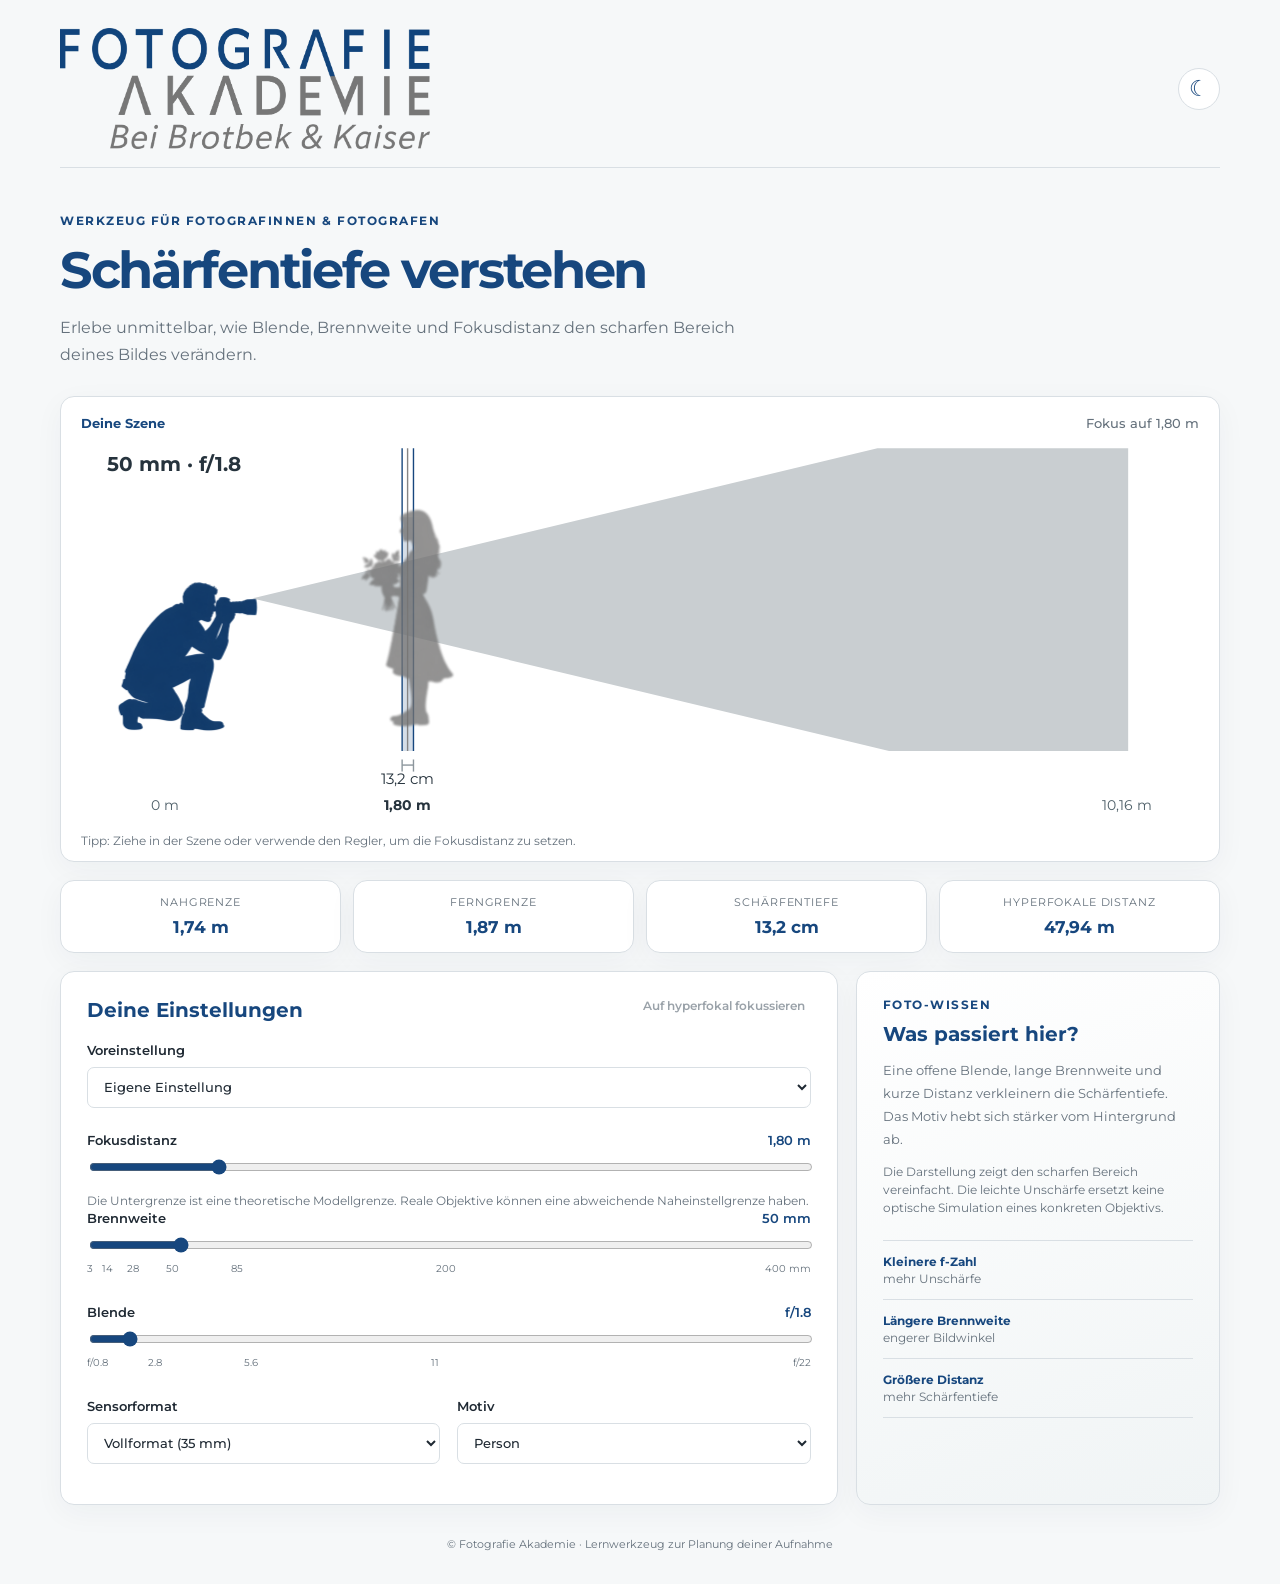
<file: index.html>
<!doctype html>
<html lang="de">
  <head>
    <meta charset="UTF-8" />
    <meta name="viewport" content="width=device-width, initial-scale=1.0" />
    <meta name="description" content="Schärfentiefen-Rechner der Fotografie Akademie" />
    <title>Schärfentiefe Rechner | Fotografie Akademie</title>
    <link rel="preconnect" href="https://fonts.googleapis.com" />
    <link rel="preconnect" href="https://fonts.gstatic.com" crossorigin />
    <link href="https://fonts.googleapis.com/css2?family=Montserrat:ital,wght@0,400;0,500;0,600;0,700;1,400&amp;display=swap" rel="stylesheet" />
    <link rel="stylesheet" href="styles.css?v=20260919-6" />
  </head>
  <body>
    <main class="app-shell">
      <header class="site-header">
        <img class="brand-logo" src="fa-logo.png" alt="Fotografie Akademie – Bei Brotbek &amp; Kaiser" />
        <button id="theme-toggle" class="icon-button" type="button" aria-label="Dunkle Darstellung aktivieren" aria-pressed="false" title="Dunkle Darstellung aktivieren">☾</button>
      </header>

      <section class="intro">
        <p class="eyebrow">Werkzeug für Fotografinnen &amp; Fotografen</p>
        <h1>Schärfentiefe verstehen</h1>
        <p>Erlebe unmittelbar, wie Blende, Brennweite und Fokusdistanz den scharfen Bereich deines Bildes verändern.</p>
      </section>

      <section class="scene-card" aria-label="Visualisierung der Schärfentiefe">
        <div class="scene-head"><span>Deine Szene</span><span id="scene-readout">Fokus auf 1,80 m</span></div>
        <div class="scene" role="img" aria-label="Kamera, Motiv und visualisierter Schärfebereich">
          <svg class="scene-svg" viewBox="0 0 1200 410" preserveAspectRatio="xMidYMid meet" aria-hidden="true">
            <defs><clipPath id="fov-clip"><path id="fov-clip-path"/></clipPath><clipPath id="focus-clip"><path id="focus-clip-path"/></clipPath><filter id="focus-silhouette"><feColorMatrix type="matrix" values="0 0 0 0 .05 0 0 0 0 .08 0 0 0 0 .13 0 0 0 1 0"/></filter></defs>
            <rect class="scene-bg" width="1200" height="410"/>
            <text id="lens-readout" x="28" y="34" font-size="22" font-weight="700">50 mm · f/1.8</text><path id="fov-cone"/><g id="focus-area"><path id="focus-cone"/><line id="near-line" y1="10" y2="335"/><line id="far-line" y1="10" y2="335"/><text id="near-text" font-size="15">Nahgrenze</text><text id="far-text" font-size="15">Ferngrenze</text><text id="far-outside-text" x="1116" y="64" font-size="14" text-anchor="end" hidden>Schärfebereich reicht weiter →</text></g><line id="focus-line" y1="10" y2="335"/>
            <svg id="camera-group" x="20" y="90" width="220" height="250" viewBox="0 80 700 688"><image href="fa-silhouetten-web.png" width="2048" height="768" preserveAspectRatio="none"/></svg>
            <g id="subject-person" class="scene-subject"><svg x="-90" y="-145" width="180" height="290" viewBox="770 0 560 768"><image href="fa-silhouetten-web.png" width="2048" height="768" preserveAspectRatio="none"/></svg></g>
            <g id="subject-dog" class="scene-subject" hidden><image href="fa-hund-web.png" x="-105" y="-85" width="210" height="140" preserveAspectRatio="xMidYMax meet"/></g>
            <g id="focus-person" class="scene-subject" clip-path="url(#focus-clip)" filter="url(#focus-silhouette)"><svg x="-90" y="-145" width="180" height="290" viewBox="770 0 560 768"><image href="fa-silhouetten-web.png" width="2048" height="768" preserveAspectRatio="none"/></svg></g>
            <g id="focus-dog" class="scene-subject" clip-path="url(#focus-clip)" filter="url(#focus-silhouette)" hidden><image href="fa-hund-web.png" x="-105" y="-85" width="210" height="140" preserveAspectRatio="xMidYMax meet"/></g>
            <g id="subject-object" class="scene-subject" hidden><rect x="-34" y="-70" width="68" height="82" rx="8" fill="#858585"/><path d="M-16-70v-18h32v18" fill="none" stroke="#858585" stroke-width="10"/><circle cx="0" cy="-30" r="17" fill="#eef2f3"/></g><g id="focus-object" class="scene-subject" clip-path="url(#focus-clip)" filter="url(#focus-silhouette)" hidden><rect x="-34" y="-70" width="68" height="82" rx="8" fill="#858585"/><path d="M-16-70v-18h32v18" fill="none" stroke="#858585" stroke-width="10"/><circle cx="0" cy="-30" r="17" fill="#eef2f3"/></g><g id="dof-measure" stroke="#8c969d" stroke-width="1.5"><line id="dof-line" y1="350" y2="350"/><line id="dof-left-tick" y1="344" y2="357"/><line id="dof-right-tick" y1="344" y2="357"/></g><text id="dof-label" y="370" fill="#303a43" font-size="16" text-anchor="middle">Schärfentiefe</text><g font-size="15" fill="#50616a"><text x="75" y="398">0 m</text><text id="focus-label" x="365" y="398" text-anchor="middle" fill="#303a43" font-weight="700">1,80 m</text><text x="1096" y="398">10,16 m</text></g>
          </svg>
        </div>
        <p class="scene-tip">Tipp: Ziehe in der Szene oder verwende den Regler, um die Fokusdistanz zu setzen.</p>
      </section>

      <section class="stats" aria-label="Berechnete Werte">
        <article><span>Nahgrenze</span><strong id="near-value">–</strong></article>
        <article><span>Ferngrenze</span><strong id="far-value">–</strong></article>
        <article><span>Schärfentiefe</span><strong id="dof-value">–</strong></article>
        <article><span>Hyperfokale Distanz</span><strong id="hyper-value">–</strong></article>
      </section>

      <section class="tool-layout">
        <div class="controls-card">
          <div class="controls-title"><h2>Deine Einstellungen</h2><button id="hyper-button" class="text-button" type="button">Auf hyperfokal fokussieren</button></div>

          <label class="field select-field"><span>Voreinstellung</span>
            <select id="preset"><option value="custom">Eigene Einstellung</option><option value="portrait">Porträt · 85 mm · f/1.8</option><option value="street">Reportage · 35 mm · f/4</option><option value="landscape">Landschaft · 24 mm · f/8</option><option value="macro">Nahaufnahme · 100 mm · f/4</option></select>
          </label>
          <label class="field"><span>Fokusdistanz <output id="distance-output"></output></span><input id="distance" aria-label="Fokusdistanz" type="range" min="0.05" max="10.16" step="0.0001" value="1.8" /></label><p class="hint model-limit">Die Untergrenze ist eine theoretische Modellgrenze. Reale Objektive können eine abweichende Naheinstellgrenze haben.</p>
          <label class="field"><span>Brennweite <output id="focal-output"></output></span><input id="focal" type="range" min="3" max="400" step="1" value="50" /><div class="ticks proportional focal-ticks"><span style="--p:0%">3</span><span style="--p:2.8%">14</span><span style="--p:6.3%">28</span><span style="--p:11.8%">50</span><span style="--p:20.7%">85</span><span style="--p:49.6%">200</span><span style="--p:100%">400 mm</span></div></label>
          <label class="field"><span>Blende <output id="aperture-output"></output></span><input id="aperture" type="range" min="0.8" max="22" step="0.1" value="1.8" /><div class="ticks proportional aperture-ticks"><span style="--p:0%">f/0.8</span><span style="--p:2.8%">1.4</span><span style="--p:9.4%">2.8</span><span style="--p:22.6%">5.6</span><span style="--p:48.1%">11</span><span style="--p:100%">f/22</span></div></label>
          <div class="two-cols">
            <label class="field select-field"><span>Sensorformat</span><select id="sensor"><option value="fullframe">Vollformat (35 mm)</option><option value="apsc">APS-C</option><option value="mft">Micro Four Thirds</option><option value="medium66">Mittelformat 6×6</option><option value="medium67">Mittelformat 6×7 (Querformat)</option><option value="smartphone">Smartphone · 1/2,55″ Referenz</option><option value="webcam">Webcam · 1/4″ Referenz</option></select></label>
            <label class="field select-field"><span>Motiv</span><select id="subject-select"><option value="person">Person</option><option value="dog">Hund</option><option value="object">Objekt</option></select></label>
          </div>
          <p id="equivalent" class="hint"></p><p id="diffraction" class="warning" hidden></p><p id="macro-note" class="hint" hidden></p>
        </div>

        <aside class="learn-card"><p class="eyebrow">Foto-Wissen</p><h2>Was passiert hier?</h2><p>Eine offene Blende, lange Brennweite und kurze Distanz verkleinern die Schärfentiefe. Das Motiv hebt sich stärker vom Hintergrund ab.</p><p class="visual-note">Die Darstellung zeigt den scharfen Bereich vereinfacht. Die leichte Unschärfe ersetzt keine optische Simulation eines konkreten Objektivs.</p><dl><div><dt>Kleinere f-Zahl</dt><dd>mehr Unschärfe</dd></div><div><dt>Längere Brennweite</dt><dd>engerer Bildwinkel</dd></div><div><dt>Größere Distanz</dt><dd>mehr Schärfentiefe</dd></div></dl></aside>
      </section>
      <p id="result-status" class="sr-only" role="status" aria-live="polite" aria-atomic="true"></p>
      <footer>© Fotografie Akademie · Lernwerkzeug zur Planung deiner Aufnahme</footer>
    </main>
    <script src="app.js?v=20260919-4"></script>
  </body>
</html>
</file>
<file: styles.css>
:root{--fa-blue:#17477e;--fa-gray:#858585;--ink:#1f2933;--muted:#65717c;--line:#d9dfe4;--paper:#f6f8f9;--card:#fff;--focus:rgba(23,71,126,.22);font-family:Montserrat,Arial,sans-serif;color:var(--ink);background:var(--paper)}
*{box-sizing:border-box}body{margin:0;padding:28px 18px;background:var(--paper)}.app-shell{max-width:1160px;margin:auto}.site-header{display:flex;align-items:center;justify-content:space-between;border-bottom:1px solid var(--line);padding-bottom:18px}.brand-logo{width:min(370px,75vw);height:auto;display:block}.icon-button{border:1px solid var(--line);border-radius:50%;background:var(--card);color:var(--fa-blue);width:42px;height:42px;font-size:22px;cursor:pointer}.intro{max-width:720px;padding:46px 0 27px}.eyebrow{font-size:.73rem;text-transform:uppercase;letter-spacing:.13em;color:var(--fa-blue);font-weight:700;margin:0 0 10px}.intro h1{font-size:clamp(2rem,4vw,3.45rem);letter-spacing:-.045em;margin:0 0 13px;color:var(--fa-blue)}.intro p:not(.eyebrow){line-height:1.7;color:var(--muted);margin:0}.scene-card,.controls-card,.learn-card,.stats article{background:var(--card);border:1px solid var(--line);border-radius:14px;box-shadow:0 8px 30px rgba(18,49,74,.045)}.scene-card{padding:19px 20px 13px}.scene-head{display:flex;justify-content:space-between;font-size:.8rem;font-weight:700;color:var(--fa-blue);margin-bottom:8px}.scene-head span:last-child{color:var(--muted);font-weight:500}.scene{height:270px;overflow:hidden;position:relative;border-radius:9px;background:linear-gradient(#dce8ee 0%,#eaf0ef 55%,#c8d4bd 56%,#bdcbaa 100%)}.horizon{position:absolute;left:0;right:0;top:55%;border-top:2px solid rgba(255,255,255,.7)}.mountains{position:absolute;top:26%;height:80px;width:47%;opacity:.3;background:var(--fa-blue);clip-path:polygon(0 100%,13% 59%,28% 76%,48% 0,65% 68%,81% 35%,100% 100%)}.mountains-right{right:0;transform:scaleX(-1)}.mountains-left{left:0}.focus-zone{position:absolute;top:0;bottom:0;left:17%;width:22%;background:var(--focus);border-left:2px solid rgba(23,71,126,.55);border-right:2px solid rgba(23,71,126,.55);transition:left .14s,width .14s}.camera{position:absolute;left:4%;top:43%;color:var(--fa-blue);font-size:50px;line-height:.5;text-align:center}.camera small,.subject small{display:block;font-size:10px;font-weight:700;margin-top:14px;color:var(--ink)}.subject{position:absolute;top:27%;left:31%;width:32px;height:116px;transition:left .14s}.subject .head{position:absolute;background:var(--fa-gray);border-radius:50%;width:24px;height:24px;left:4px}.subject .body{position:absolute;background:var(--fa-gray);width:28px;height:73px;top:30px;left:2px;border-radius:14px 14px 5px 5px}.subject.dog .head{width:34px;height:22px;border-radius:60% 70% 45% 45%;top:43px;left:0}.subject.dog .body{width:58px;height:30px;top:56px;left:-14px;border-radius:50% 45% 12px 12px}.subject.object .head{display:none}.subject.object .body{width:52px;height:52px;top:42px;left:-9px;border-radius:5px;background:var(--fa-blue)}.range-marker{position:absolute;top:0;bottom:0;border-left:1px dashed var(--fa-blue);opacity:.7;transition:left .14s}.range-marker span{position:absolute;width:7px;height:7px;border-radius:50%;background:var(--fa-blue);left:-4px;top:54%}.range-marker small{position:absolute;top:8px;left:5px;white-space:nowrap;font-size:9px;color:var(--fa-blue)}.far small{top:27px}.distance-line{position:absolute;left:4%;right:5%;bottom:14px;display:flex;justify-content:space-between;color:#45535d;font-size:10px}.scene-tip{font-size:.75rem;color:var(--muted);margin:12px 0 0}.stats{display:grid;grid-template-columns:repeat(4,1fr);gap:12px;margin:18px 0}.stats article{text-align:center;padding:15px 8px}.stats span{font-size:.67rem;color:var(--muted);display:block;text-transform:uppercase;letter-spacing:.08em}.stats strong{font-size:1.08rem;color:var(--fa-blue);display:block;margin-top:7px}.tool-layout{display:grid;grid-template-columns:minmax(0,1.6fr) minmax(240px,.75fr);gap:18px}.controls-card,.learn-card{padding:26px}.controls-title{display:flex;align-items:start;justify-content:space-between;gap:12px;margin-bottom:20px}.controls-card h2,.learn-card h2{font-size:1.25rem;margin:0;color:var(--fa-blue)}.text-button{border:0;background:transparent;color:var(--fa-blue);font:600 .72rem Montserrat;cursor:pointer;text-decoration:underline;text-underline-offset:3px;text-align:right}.field{display:block;margin:0 0 24px}.field>span{display:flex;justify-content:space-between;font-size:.83rem;font-weight:600;margin-bottom:9px}.field output{color:var(--fa-blue)}input[type=range]{accent-color:var(--fa-blue);width:100%;cursor:pointer}.ticks{display:flex;justify-content:space-between;color:var(--muted);font-size:.62rem;margin-top:5px}.select-field select{width:100%;padding:11px 34px 11px 12px;border:1px solid var(--line);border-radius:7px;background:var(--card);font:500 .8rem Montserrat;color:var(--ink)}.two-cols{display:grid;grid-template-columns:1fr 1fr;gap:17px}.hint,.warning{margin:-10px 0 0;font-size:.72rem;line-height:1.5}.hint{color:var(--muted)}.warning{color:#9c5f00}.learn-card{background:linear-gradient(160deg,#fff 0%,#f0f4f5 100%)}.learn-card>p:not(.eyebrow){font-size:.84rem;line-height:1.7;color:var(--muted)}dl{margin:22px 0 0;border-top:1px solid var(--line)}dl div{padding:13px 0;border-bottom:1px solid var(--line)}dt{font-weight:700;font-size:.78rem;color:var(--fa-blue)}dd{margin:3px 0 0;font-size:.74rem;color:var(--muted)}footer{text-align:center;color:var(--muted);font-size:.68rem;padding:32px 0 5px}
body.dark{--fa-blue:#82c7ff;--ink:#ecf1f5;--muted:#c1cbd2;--line:#465766;--paper:#111b24;--card:#182632;--focus:rgba(130,199,255,.24)}body.dark .brand-logo{filter:brightness(0) invert(1);opacity:.92}body.dark .learn-card{background:linear-gradient(160deg,#1b2b37,#17232d)}body.dark .subject small,body.dark .camera small{color:var(--ink)}body.dark .select-field select{background:#182632;color:var(--ink)}
@media(max-width:720px){body{padding:18px 12px}.intro{padding:32px 5px 21px}.stats{grid-template-columns:repeat(2,1fr)}.tool-layout{grid-template-columns:1fr}.scene{height:auto}.scene-card{padding:14px}.controls-card,.learn-card{padding:20px}.two-cols{grid-template-columns:1fr}.brand-logo{width:min(270px,calc(100% - 54px))}.scene-head{font-size:.7rem}.camera{font-size:39px}.subject{top:24%}}

/* Interaktive FA-Szenenillustration */
.scene{height:auto;background:#fff}.scene-svg{display:block;width:100%;height:auto;min-height:0;cursor:ew-resize;touch-action:none}.scene-svg [hidden]{display:none!important}.scene-subject{transition:transform .16s linear}.scene-svg #focus-cone,.scene-svg #near-line,.scene-svg #far-line,.scene-svg #near-text,.scene-svg #far-text{transition:all .16s linear}@media(prefers-reduced-motion:reduce){.scene-svg *{transition:none!important}}@media(max-width:720px){.scene{height:auto}}
.text-button:disabled{color:var(--muted);cursor:not-allowed;text-decoration:none;opacity:.65}
.sr-only{position:absolute;width:1px;height:1px;padding:0;margin:-1px;overflow:hidden;clip:rect(0,0,0,0);white-space:nowrap;border:0}
.scene-bg{fill:#fff}.scene-svg #lens-readout,.scene-svg #near-text,.scene-svg #far-text,.scene-svg #far-outside-text,.scene-svg #dof-label,.scene-svg #focus-label{fill:#26333d}.scene-svg #fov-cone{fill:#c9ced1}.scene-svg #focus-cone{fill:var(--fa-blue);fill-opacity:.18}.scene-svg #near-line,.scene-svg #far-line{stroke:var(--fa-blue);stroke-width:1.5}.scene-svg #focus-line{stroke:var(--fa-gray);stroke-width:1.5}.ticks.proportional{position:relative;height:18px;display:block}.ticks.proportional span{position:absolute;left:var(--p);transform:translateX(-50%);white-space:nowrap}.ticks.proportional span:first-child{transform:none}.ticks.proportional span:last-child{transform:translateX(-100%)}body.dark .scene-bg{fill:#1a2731}body.dark .scene-svg #lens-readout,body.dark .scene-svg #near-text,body.dark .scene-svg #far-text,body.dark .scene-svg #far-outside-text,body.dark .scene-svg #dof-label,body.dark .scene-svg #focus-label{fill:#edf2f5}body.dark .scene-svg #fov-cone{fill:#52606a}body.dark .scene{background:#1a2731}
.aperture-ticks span:nth-child(2){display:none}.scene-svg #subject-person,.scene-svg #subject-dog,.scene-svg #subject-object{filter:blur(1.1px);opacity:.78}.visual-note{font-size:.72rem!important;line-height:1.55!important;color:var(--muted);margin-top:14px!important}
@media(max-width:460px){.ticks.proportional{font-size:.58rem}.focal-ticks span:nth-child(2),.focal-ticks span:nth-child(3),.aperture-ticks span:nth-child(3){display:none}}
</file>
